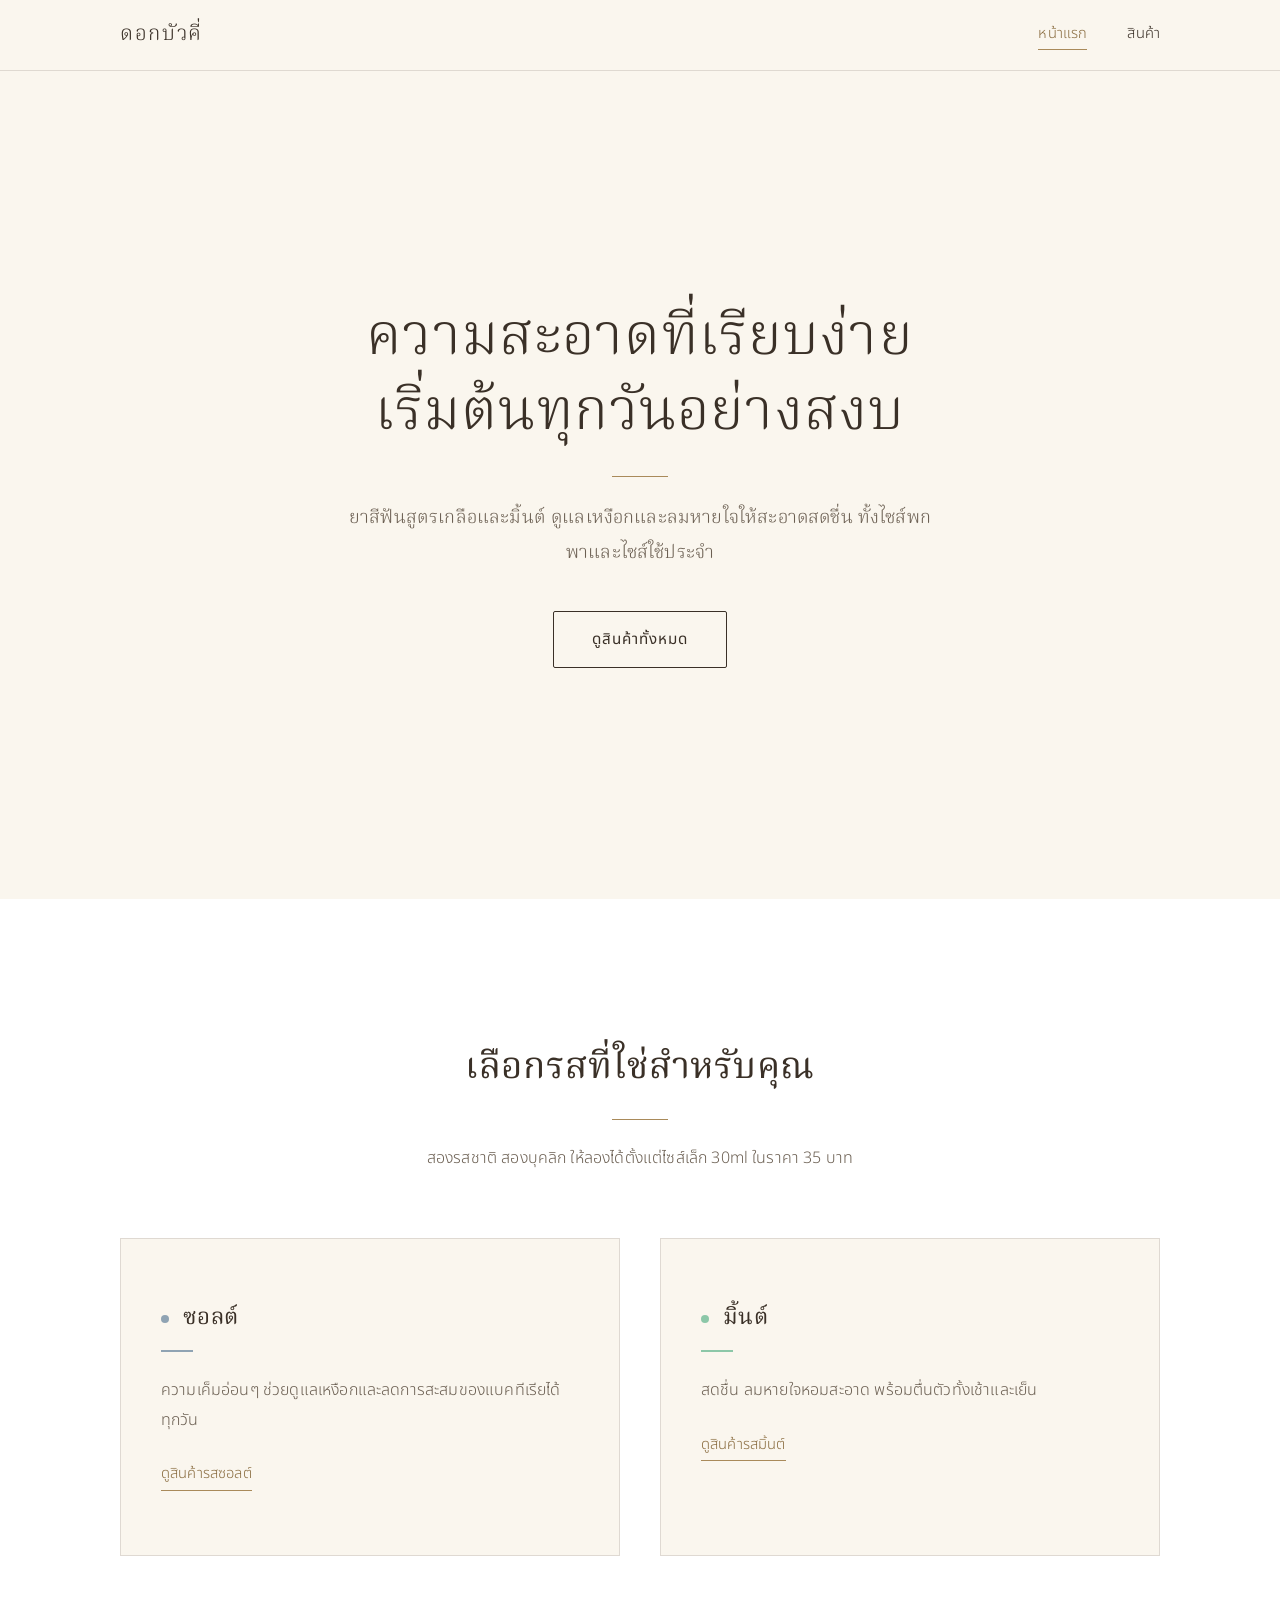
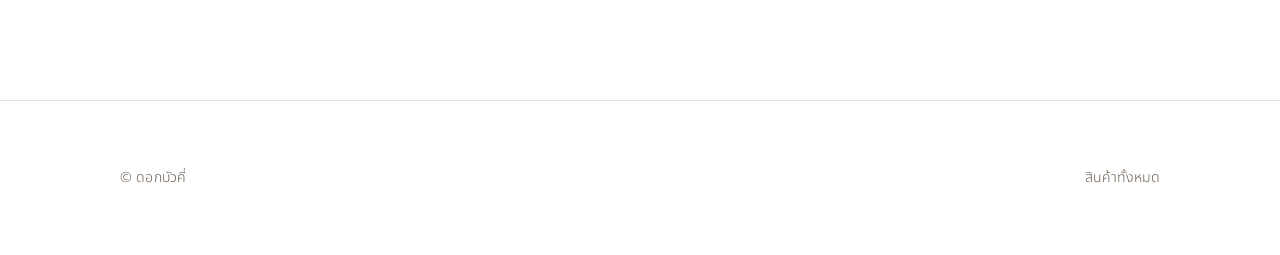
<file: index.html>
<!DOCTYPE html>
<html lang="th">
<head>
  <meta charset="UTF-8">
  <meta name="viewport" content="width=device-width, initial-scale=1">
  <title>ดอกบัวคี่ — ยาสีฟันสูตรเกลือและมิ้นต์</title>
  <meta name="description" content="ดอกบัวคี่ ยาสีฟันสูตรเกลือและมิ้นต์ ดูแลเหงือกและลมหายใจให้สะอาดสดชื่น มีไซส์พกพา 30ml และไซส์ใช้ประจำ 100ml">
  <link rel="stylesheet" href="style.css">
</head>
<body>

  <header class="site-header">
    <div class="container">
      <a class="brand" href="index.html">ดอกบัวคี่</a>
      <nav class="nav" aria-label="เมนูหลัก">
        <a href="index.html" aria-current="page">หน้าแรก</a>
        <a href="product.html">สินค้า</a>
      </nav>
    </div>
  </header>

  <main>
    <!-- Hero เต็มจอ -->
    <section class="hero hero--full">
      <div class="container">
        <h1>ความสะอาดที่เรียบง่าย<br>เริ่มต้นทุกวันอย่างสงบ</h1>
        <hr class="divider">
        <p class="lead">ยาสีฟันสูตรเกลือและมิ้นต์ ดูแลเหงือกและลมหายใจให้สะอาดสดชื่น ทั้งไซส์พกพาและไซส์ใช้ประจำ</p>
        <a class="btn" href="product.html">ดูสินค้าทั้งหมด</a>
      </div>
    </section>

    <!-- เลือกตาม Mood -->
    <section class="section section--white" id="moods">
      <div class="container">
        <div class="section-head text-center">
          <h2>เลือกรสที่ใช่สำหรับคุณ</h2>
          <hr class="divider">
          <p>สองรสชาติ สองบุคลิก ให้ลองได้ตั้งแต่ไซส์เล็ก 30ml ในราคา 35 บาท</p>
        </div>

        <div class="mood-grid">
          <a class="mood-card" data-mood="salt" href="product.html?mood=salt">
            <span class="mood-dot" aria-hidden="true"></span>
            <h3>ซอลต์</h3>
            <span class="mood-rule" aria-hidden="true"></span>
            <p>ความเค็มอ่อนๆ ช่วยดูแลเหงือกและลดการสะสมของแบคทีเรียได้ทุกวัน</p>
            <span class="mood-card__cta">ดูสินค้ารสซอลต์</span>
          </a>

          <a class="mood-card" data-mood="mint" href="product.html?mood=mint">
            <span class="mood-dot" aria-hidden="true"></span>
            <h3>มิ้นต์</h3>
            <span class="mood-rule" aria-hidden="true"></span>
            <p>สดชื่น ลมหายใจหอมสะอาด พร้อมตื่นตัวทั้งเช้าและเย็น</p>
            <span class="mood-card__cta">ดูสินค้ารสมิ้นต์</span>
          </a>
        </div>
      </div>
    </section>
  </main>

  <footer class="site-footer">
    <div class="container">
      <span>© ดอกบัวคี่</span>
      <a href="product.html">สินค้าทั้งหมด</a>
    </div>
  </footer>

  <script src="script.js"></script>
</body>
</html>
</file>
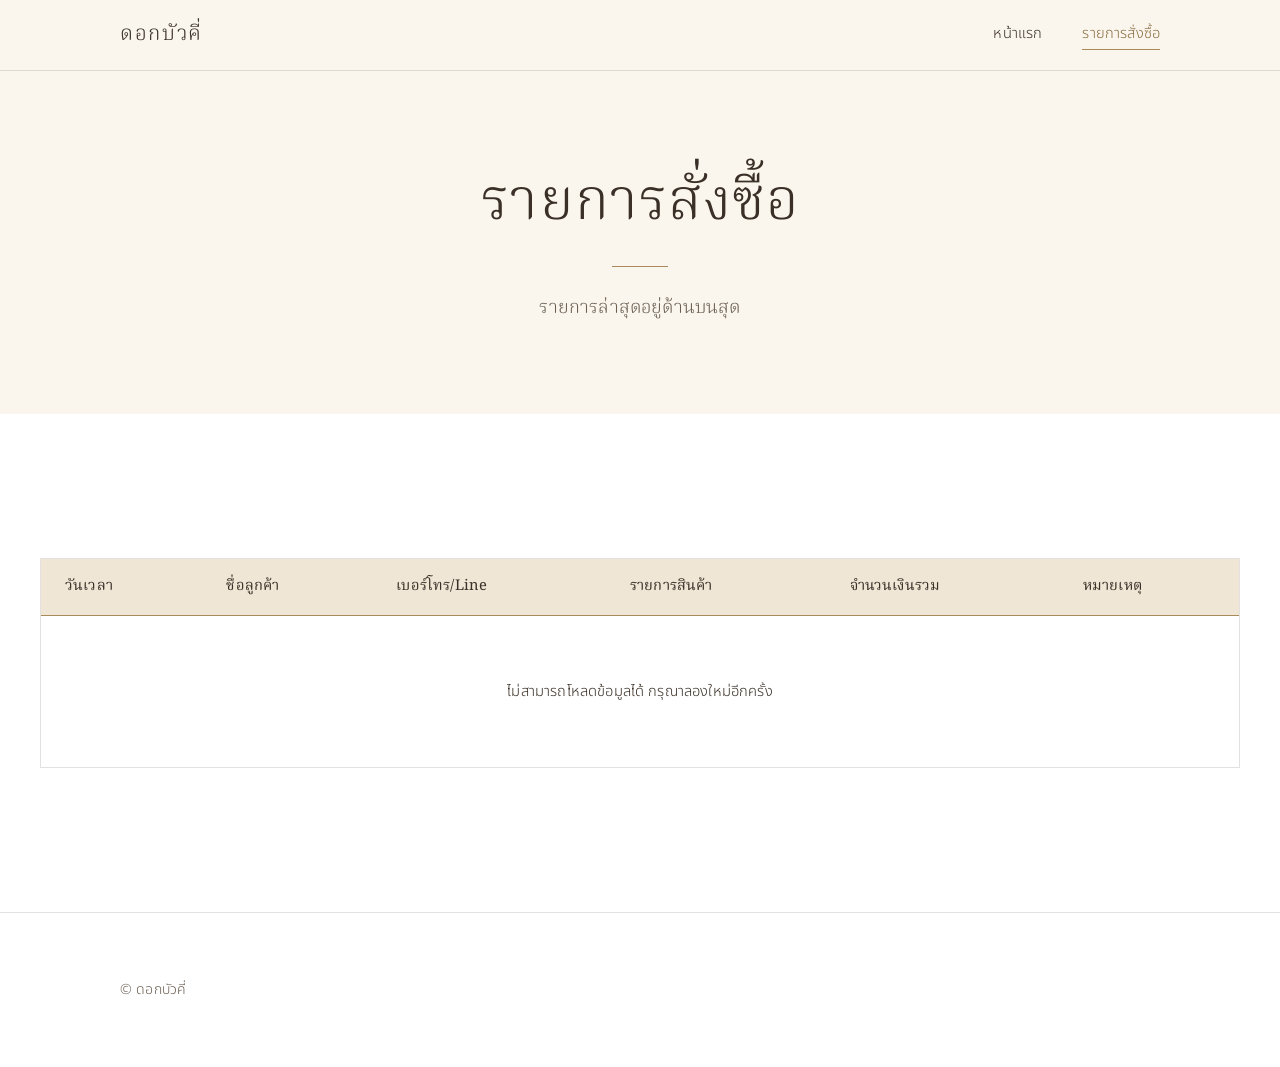
<file: admin.html>
<!DOCTYPE html>
<html lang="th">
<head>
  <meta charset="UTF-8">
  <meta name="viewport" content="width=device-width, initial-scale=1">
  <meta name="robots" content="noindex, nofollow">
  <title>รายการสั่งซื้อ — ดอกบัวคี่</title>
  <link rel="stylesheet" href="style.css">
</head>
<body>

  <header class="site-header">
    <div class="container">
      <a class="brand" href="index.html">ดอกบัวคี่</a>
      <nav class="nav" aria-label="เมนูหลัก">
        <a href="index.html">หน้าแรก</a>
        <a href="admin.html" aria-current="page">รายการสั่งซื้อ</a>
      </nav>
    </div>
  </header>

  <main>
    <section class="page-header">
      <div class="container">
        <h1>รายการสั่งซื้อ</h1>
        <hr class="divider">
        <p class="lead">รายการล่าสุดอยู่ด้านบนสุด</p>
      </div>
    </section>

    <section class="section section--white">
      <div class="container container--wide">
        <div class="table-wrap">
          <table id="ordersTable" class="orders-table">
            <thead>
              <tr>
                <th scope="col">วันเวลา</th>
                <th scope="col">ชื่อลูกค้า</th>
                <th scope="col">เบอร์โทร/Line</th>
                <th scope="col">รายการสินค้า</th>
                <th scope="col">จำนวนเงินรวม</th>
                <th scope="col">หมายเหตุ</th>
              </tr>
            </thead>
            <tbody></tbody>
          </table>
        </div>
      </div>
    </section>
  </main>

  <footer class="site-footer">
    <div class="container">
      <span>© ดอกบัวคี่</span>
    </div>
  </footer>

  <script src="script.js"></script>
</body>
</html>
</file>
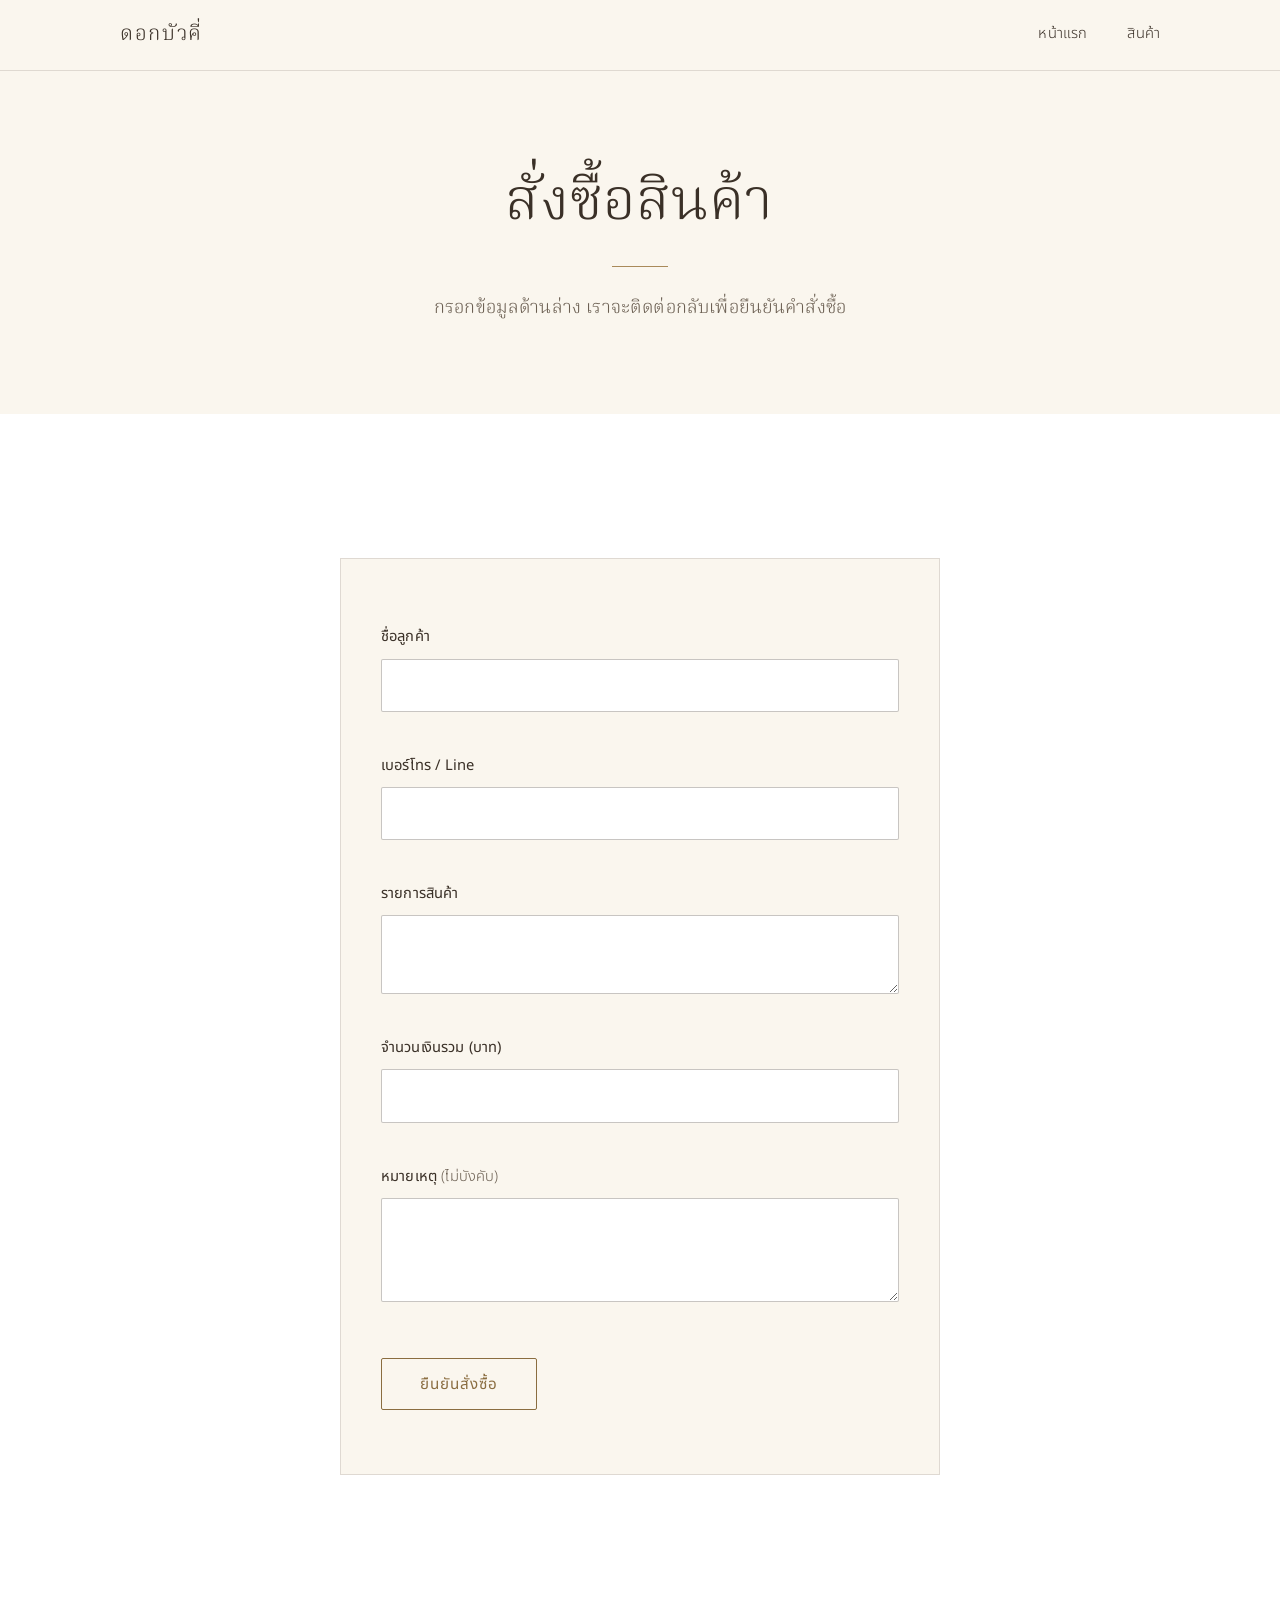
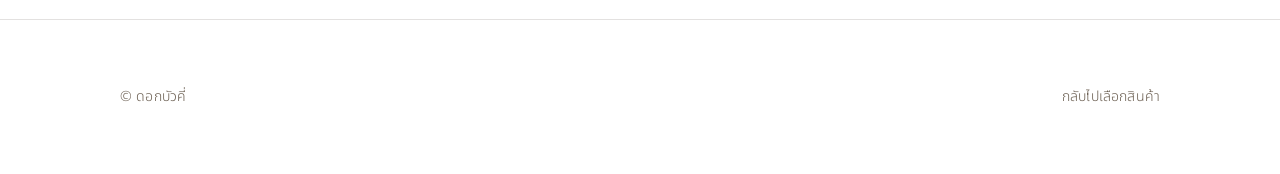
<file: order.html>
<!DOCTYPE html>
<html lang="th">
<head>
  <meta charset="UTF-8">
  <meta name="viewport" content="width=device-width, initial-scale=1">
  <title>สั่งซื้อ — ดอกบัวคี่</title>
  <link rel="stylesheet" href="style.css">
</head>
<body>

  <header class="site-header">
    <div class="container">
      <a class="brand" href="index.html">ดอกบัวคี่</a>
      <nav class="nav" aria-label="เมนูหลัก">
        <a href="index.html">หน้าแรก</a>
        <a href="product.html">สินค้า</a>
      </nav>
    </div>
  </header>

  <main>
    <section class="page-header">
      <div class="container">
        <h1>สั่งซื้อสินค้า</h1>
        <hr class="divider">
        <p class="lead">กรอกข้อมูลด้านล่าง เราจะติดต่อกลับเพื่อยืนยันคำสั่งซื้อ</p>
      </div>
    </section>

    <section class="section section--white">
      <div class="container">
        <form id="orderForm" class="form-panel">

          <div class="field">
            <label for="customerName">ชื่อลูกค้า</label>
            <input type="text" id="customerName" name="customerName" autocomplete="name" required>
          </div>

          <div class="field">
            <label for="contact">เบอร์โทร / Line</label>
            <input type="text" id="contact" name="contact" autocomplete="tel" required>
          </div>

          <div class="field">
            <label for="items">รายการสินค้า</label>
            <textarea id="items" name="items" rows="2" required></textarea>
          </div>

          <div class="field">
            <label for="total">จำนวนเงินรวม (บาท)</label>
            <input type="text" id="total" name="total" inputmode="numeric" required>
          </div>

          <div class="field">
            <label for="note">หมายเหตุ <span class="field__optional">(ไม่บังคับ)</span></label>
            <textarea id="note" name="note" rows="3"></textarea>
          </div>

          <button type="submit" class="btn btn--gold">ยืนยันสั่งซื้อ</button>
        </form>
      </div>
    </section>
  </main>

  <footer class="site-footer">
    <div class="container">
      <span>© ดอกบัวคี่</span>
      <a href="product.html">กลับไปเลือกสินค้า</a>
    </div>
  </footer>

  <script src="script.js"></script>
</body>
</html>
</file>
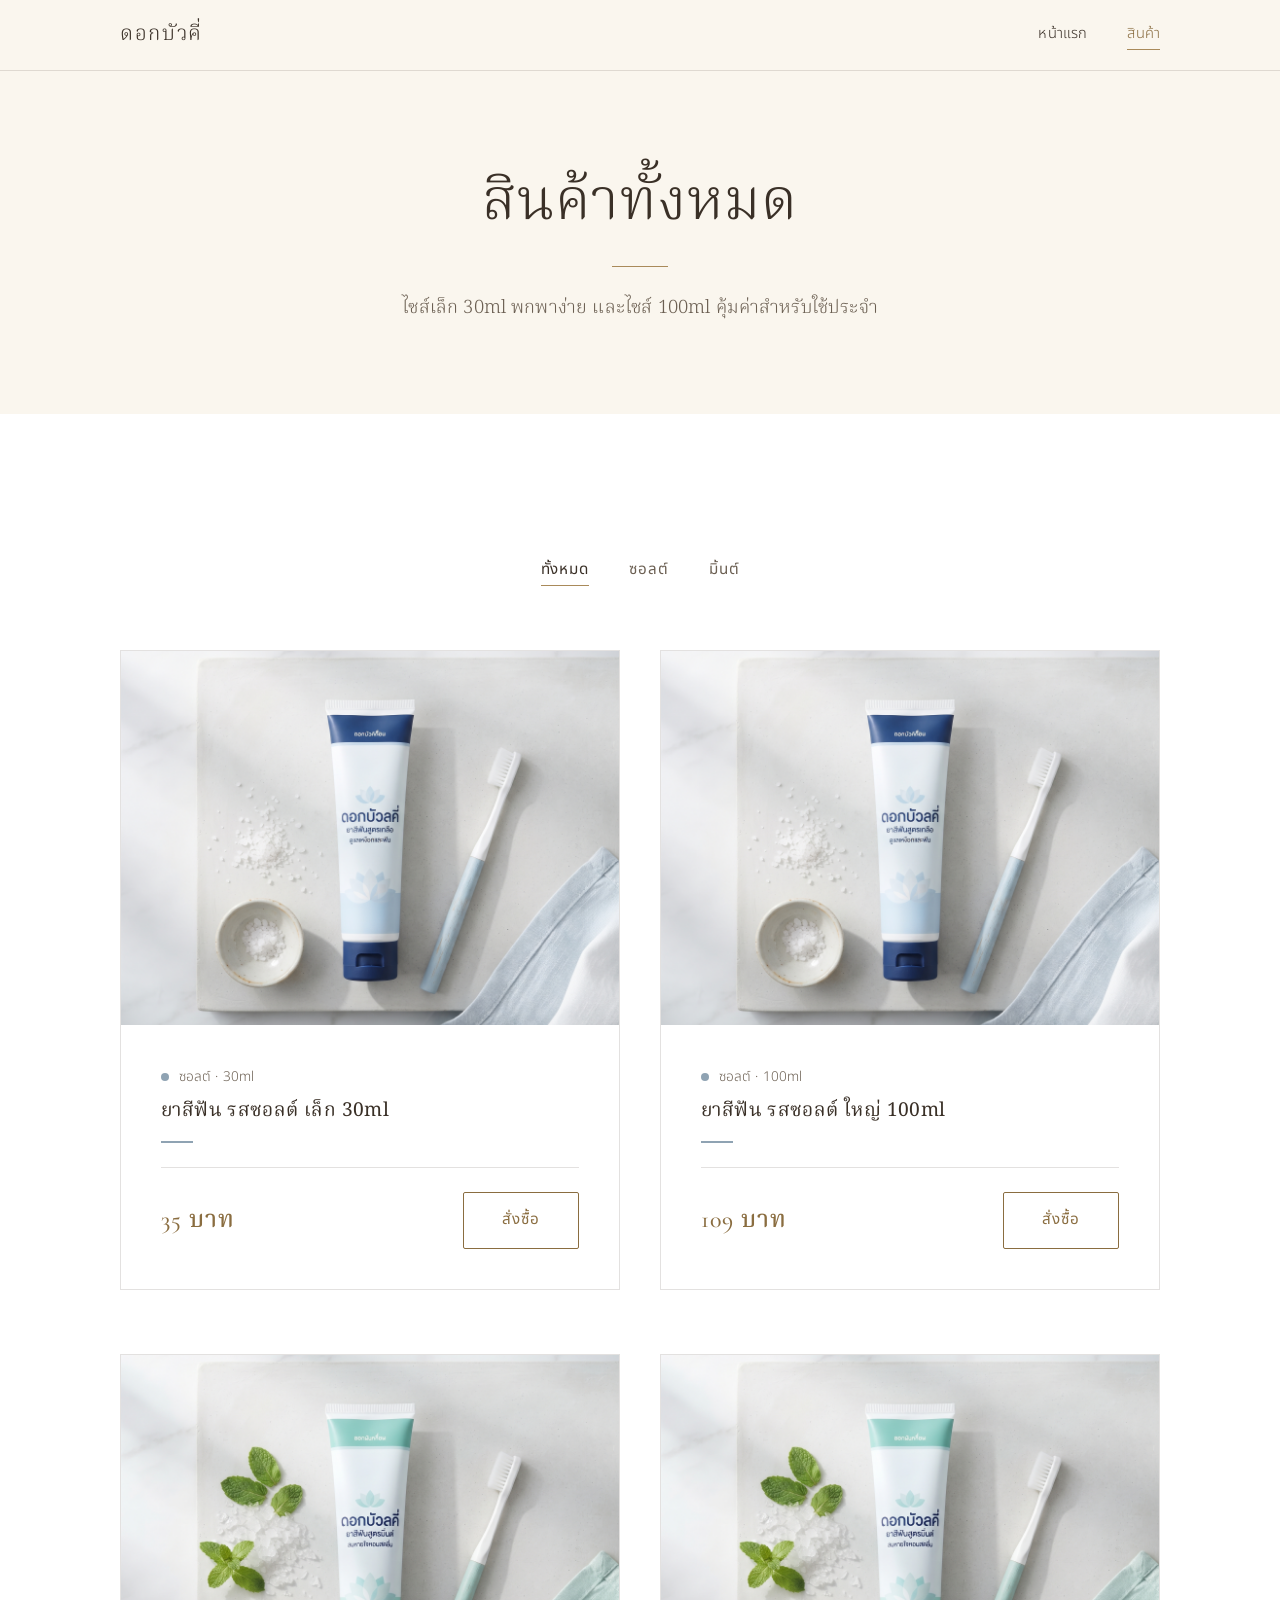
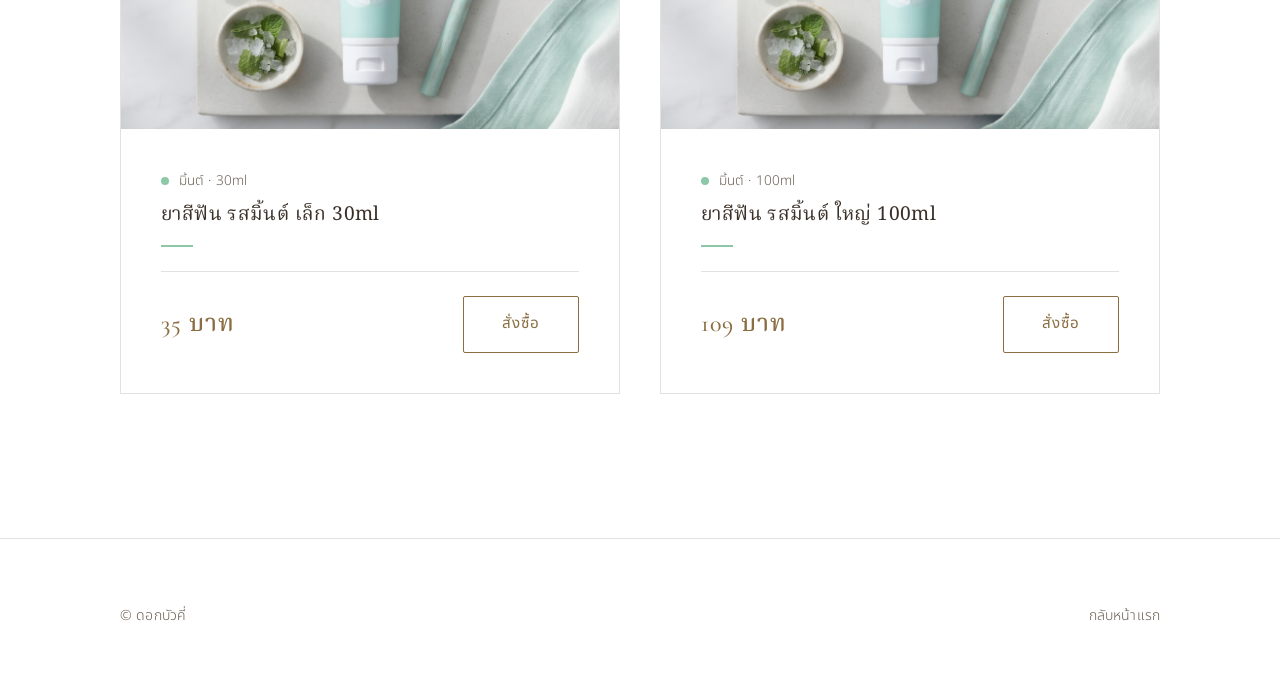
<file: product.html>
<!DOCTYPE html>
<html lang="th">
<head>
  <meta charset="UTF-8">
  <meta name="viewport" content="width=device-width, initial-scale=1">
  <title>สินค้าทั้งหมด — ดอกบัวคี่</title>
  <meta name="description" content="ยาสีฟันดอกบัวคี่ สูตรเกลือและรสมิ้นต์ ไซส์พกพา 30ml และไซส์ใช้ประจำ 100ml">
  <link rel="stylesheet" href="style.css">
</head>
<body>

  <header class="site-header">
    <div class="container">
      <a class="brand" href="index.html">ดอกบัวคี่</a>
      <nav class="nav" aria-label="เมนูหลัก">
        <a href="index.html">หน้าแรก</a>
        <a href="product.html" aria-current="page">สินค้า</a>
      </nav>
    </div>
  </header>

  <main>
    <section class="page-header">
      <div class="container">
        <h1>สินค้าทั้งหมด</h1>
        <hr class="divider">
        <p class="lead">ไซส์เล็ก 30ml พกพาง่าย และไซส์ 100ml คุ้มค่าสำหรับใช้ประจำ</p>
      </div>
    </section>

    <section class="section section--white">
      <div class="container">
        <!-- script.js สร้างปุ่มกรองและการ์ดสินค้าให้ -->
        <div id="filter-bar" class="filter-bar" role="group" aria-label="กรองสินค้าตามรสชาติ"></div>
        <div id="product-list" class="product-grid" aria-live="polite"></div>
      </div>
    </section>
  </main>

  <footer class="site-footer">
    <div class="container">
      <span>© ดอกบัวคี่</span>
      <a href="index.html">กลับหน้าแรก</a>
    </div>
  </footer>

  <script src="script.js"></script>
</body>
</html>
</file>
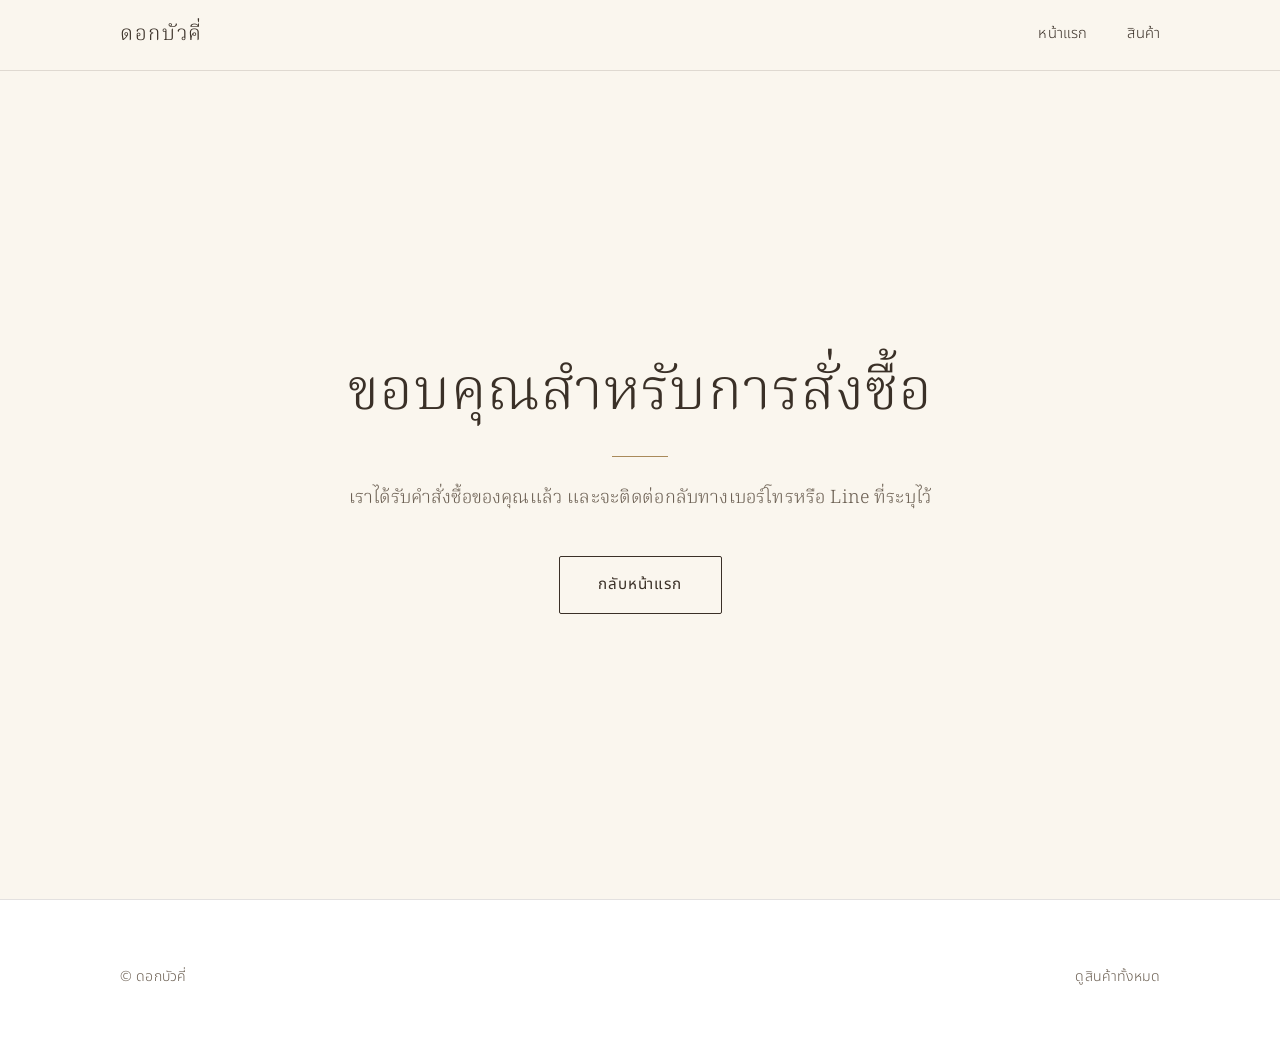
<file: thankyou.html>
<!DOCTYPE html>
<html lang="th">
<head>
  <meta charset="UTF-8">
  <meta name="viewport" content="width=device-width, initial-scale=1">
  <title>ขอบคุณสำหรับการสั่งซื้อ — ดอกบัวคี่</title>
  <link rel="stylesheet" href="style.css">
</head>
<body>

  <header class="site-header">
    <div class="container">
      <a class="brand" href="index.html">ดอกบัวคี่</a>
      <nav class="nav" aria-label="เมนูหลัก">
        <a href="index.html">หน้าแรก</a>
        <a href="product.html">สินค้า</a>
      </nav>
    </div>
  </header>

  <main>
    <section class="hero hero--full">
      <div class="container">
        <h1>ขอบคุณสำหรับการสั่งซื้อ</h1>
        <hr class="divider">
        <p class="lead">เราได้รับคำสั่งซื้อของคุณแล้ว และจะติดต่อกลับทางเบอร์โทรหรือ Line ที่ระบุไว้</p>
        <a class="btn" href="index.html">กลับหน้าแรก</a>
      </div>
    </section>
  </main>

  <footer class="site-footer">
    <div class="container">
      <span>© ดอกบัวคี่</span>
      <a href="product.html">ดูสินค้าทั้งหมด</a>
    </div>
  </footer>

</body>
</html>
</file>
<file: style.css>
/* ==========================================================
   ดอกบัวคี่ — Premium minimal theme
   โทน: ขาว-ครีม-เบจเข้ม | accent: ทอง/บรอนซ์อ่อน
   ========================================================== */

@import url("https://fonts.googleapis.com/css2?family=Cormorant+Garamond:wght@400;500;600&family=Noto+Sans+Thai:wght@300;400;500&family=Noto+Serif+Thai:wght@300;400;500&display=swap");

/* ---------- Tokens ---------- */
:root {
  /* Base */
  --white: #ffffff;
  --cream: #faf6ee;
  --sand: #efe6d6;
  --beige-deep: #d9c9ae;

  /* Text */
  --ink: #3a3027;
  --ink-soft: #6b5f52;

  /* Accent (gold / bronze) */
  --gold: #a98a5a;
  --gold-deep: #8a6d40;
  --gold-soft: #d8c39a;

  /* Mood — แตะเบาๆ เฉพาะจุดเล็กๆ */
  --mood-salt: #8fa3b3; /* ฟ้าเทา */
  --mood-mint: #8cc7a8; /* เขียวมิ้นต์ */

  /* Lines */
  --line: rgba(58, 48, 39, 0.28);
  --line-soft: rgba(58, 48, 39, 0.14);

  /* Type */
  --font-serif: "Cormorant Garamond", "Noto Serif Thai", Georgia, serif;
  --font-serif-th: "Noto Serif Thai", "Cormorant Garamond", Georgia, serif;
  --font-sans: "Noto Sans Thai", "Helvetica Neue", Arial, sans-serif;

  /* Spacing scale */
  --space-1: 0.5rem;
  --space-2: 1rem;
  --space-3: 1.5rem;
  --space-4: 2.5rem;
  --space-5: 4rem;
  --space-6: 6rem;
  --space-7: 9rem;

  --container: 1120px;
  --radius: 2px;
}

/* ---------- Reset ---------- */
*,
*::before,
*::after {
  box-sizing: border-box;
}

html {
  scroll-behavior: smooth;
  -webkit-text-size-adjust: 100%;
}

body {
  margin: 0;
  background: var(--cream);
  color: var(--ink);
  font-family: var(--font-sans);
  font-weight: 300;
  font-size: 1rem;
  line-height: 1.85;
  letter-spacing: 0.01em;
  -webkit-font-smoothing: antialiased;
}

img {
  display: block;
  max-width: 100%;
  height: auto;
}

a {
  color: inherit;
  text-decoration: none;
}

ul {
  margin: 0;
  padding: 0;
  list-style: none;
}

:focus-visible {
  outline: 1px solid var(--gold-deep);
  outline-offset: 4px;
}

::selection {
  background: var(--gold-soft);
  color: var(--ink);
}

/* ---------- Typography ---------- */
h1,
h2,
h3,
h4 {
  margin: 0 0 var(--space-3);
  font-family: var(--font-serif-th);
  font-weight: 400;
  line-height: 1.4;
  letter-spacing: 0.02em;
  color: var(--ink);
}

h1 {
  font-size: clamp(2.2rem, 5vw, 3.6rem);
  line-height: 1.3;
  font-weight: 300;
}

h2 {
  font-size: clamp(1.6rem, 3.2vw, 2.3rem);
}

h3 {
  font-size: 1.2rem;
}

p {
  margin: 0 0 var(--space-3);
  color: var(--ink-soft);
  max-width: 60ch;
}

.lead {
  font-family: var(--font-serif-th);
  font-size: 1.15rem;
  line-height: 1.9;
}

.price {
  font-family: var(--font-serif);
  font-size: 1.5rem;
  font-weight: 500;
  color: var(--gold-deep);
  letter-spacing: 0.04em;
}

.text-center {
  text-align: center;
}

.text-center p {
  margin-left: auto;
  margin-right: auto;
}

/* ---------- Layout ---------- */
.container {
  width: 100%;
  max-width: var(--container);
  margin: 0 auto;
  padding: 0 var(--space-4);
}

.section {
  padding: var(--space-7) 0;
}

.section--white {
  background: var(--white);
}

.section--sand {
  background: var(--sand);
}

.section-head {
  margin-bottom: var(--space-5);
}

/* เส้นแบ่งบางๆ สีทอง */
.divider {
  width: 56px;
  height: 1px;
  margin: var(--space-3) 0;
  border: 0;
  background: var(--gold);
}

.text-center .divider {
  margin-left: auto;
  margin-right: auto;
}

/* ---------- Header / Nav ---------- */
.site-header {
  position: sticky;
  top: 0;
  z-index: 20;
  background: rgba(250, 246, 238, 0.92);
  backdrop-filter: blur(6px);
  border-bottom: 1px solid var(--line-soft);
}

.site-header .container {
  display: flex;
  align-items: center;
  justify-content: space-between;
  padding-top: var(--space-2);
  padding-bottom: var(--space-2);
}

.brand {
  font-family: var(--font-serif-th);
  font-size: 1.3rem;
  letter-spacing: 0.08em;
}

.nav {
  display: flex;
  gap: var(--space-4);
  font-size: 0.92rem;
}

.nav a {
  padding-bottom: 2px;
  border-bottom: 1px solid transparent;
  transition: border-color 0.25s ease, color 0.25s ease;
}

.nav a:hover,
.nav a[aria-current="page"] {
  color: var(--gold-deep);
  border-color: var(--gold);
}

/* ---------- Hero ---------- */
.hero {
  padding: var(--space-7) 0 var(--space-6);
}

.hero .container {
  display: grid;
  grid-template-columns: 1.1fr 0.9fr;
  gap: var(--space-5);
  align-items: center;
}

.hero__media {
  border: 1px solid var(--line-soft);
  padding: var(--space-2);
  background: var(--white);
}

.hero__media img {
  width: 100%;
  object-fit: cover;
}

/* ---------- Buttons (เส้นบาง ไม่ฉูดฉาด) ---------- */
.btn {
  display: inline-block;
  padding: 0.85rem 2.4rem;
  border: 1px solid var(--ink);
  border-radius: var(--radius);
  background: transparent;
  color: var(--ink);
  font-family: var(--font-sans);
  font-size: 0.95rem;
  font-weight: 400;
  letter-spacing: 0.06em;
  cursor: pointer;
  transition: background 0.25s ease, color 0.25s ease, border-color 0.25s ease;
}

.btn:hover {
  background: var(--ink);
  color: var(--cream);
}

.btn--gold {
  border-color: var(--gold-deep);
  color: var(--gold-deep);
}

.btn--gold:hover {
  background: var(--gold-deep);
  border-color: var(--gold-deep);
  color: var(--white);
}

.btn--text {
  padding: 0 0 2px;
  border: 0;
  border-bottom: 1px solid var(--gold);
  border-radius: 0;
  color: var(--gold-deep);
}

.btn--text:hover {
  background: transparent;
  color: var(--ink);
}

/* ---------- Mood (แตะสีเบาๆ แค่จุดเล็กๆ) ---------- */
[data-mood="salt"] {
  --mood: var(--mood-salt);
}

[data-mood="mint"] {
  --mood: var(--mood-mint);
}

.mood-dot {
  display: inline-block;
  width: 8px;
  height: 8px;
  margin-right: 0.6rem;
  border-radius: 50%;
  background: var(--mood, var(--gold));
  vertical-align: middle;
}

/* เส้นสั้นๆ ใต้หัวข้อ ใช้สี mood */
.mood-rule {
  display: block;
  width: 32px;
  height: 2px;
  margin: var(--space-2) 0 var(--space-3);
  background: var(--mood, var(--gold));
}

/* ---------- Product grid & card ---------- */
.product-grid {
  display: grid;
  grid-template-columns: repeat(2, 1fr);
  gap: var(--space-5) var(--space-4);
}

.product-card {
  display: flex;
  flex-direction: column;
  background: var(--white);
  border: 1px solid var(--line-soft);
  transition: border-color 0.3s ease;
}

.product-card:hover {
  border-color: var(--gold);
}

.product-card__image {
  background: var(--sand);
  aspect-ratio: 4 / 3;
  overflow: hidden;
}

.product-card__image img {
  width: 100%;
  height: 100%;
  object-fit: cover;
}

.product-card__body {
  display: flex;
  flex-direction: column;
  flex: 1;
  padding: var(--space-4);
}

.product-card__meta {
  display: flex;
  align-items: center;
  margin-bottom: var(--space-1);
  font-size: 0.85rem;
  color: var(--ink-soft);
}

.product-card__title {
  margin-bottom: 0;
}

.product-card__desc {
  font-size: 0.95rem;
  margin-bottom: var(--space-3);
}

.product-card__footer {
  display: flex;
  align-items: center;
  justify-content: space-between;
  margin-top: auto;
  padding-top: var(--space-3);
  border-top: 1px solid var(--line-soft);
}

/* ---------- Feature list (ข้อดีสินค้า) ---------- */
.feature-grid {
  display: grid;
  grid-template-columns: repeat(3, 1fr);
  gap: var(--space-5);
}

.feature h3 {
  padding-top: var(--space-3);
  border-top: 1px solid var(--gold);
}

/* ---------- Footer ---------- */
.site-footer {
  padding: var(--space-5) 0;
  border-top: 1px solid var(--line-soft);
  background: var(--white);
  font-size: 0.88rem;
  color: var(--ink-soft);
}

.site-footer .container {
  display: flex;
  flex-wrap: wrap;
  gap: var(--space-3);
  align-items: center;
  justify-content: space-between;
}

/* ---------- Responsive ---------- */
@media (max-width: 900px) {
  :root {
    --space-5: 3rem;
    --space-6: 4.5rem;
    --space-7: 6rem;
  }

  .hero .container {
    grid-template-columns: 1fr;
  }

  .feature-grid {
    grid-template-columns: 1fr;
    gap: var(--space-4);
  }
}

@media (max-width: 640px) {
  :root {
    --space-4: 1.75rem;
    --space-7: 4.5rem;
  }

  .container {
    padding: 0 var(--space-3);
  }

  .product-grid {
    grid-template-columns: 1fr;
  }

  .nav {
    gap: var(--space-3);
    font-size: 0.85rem;
  }

  .product-card__body {
    padding: var(--space-3);
  }

  .btn {
    width: 100%;
    text-align: center;
  }

  .product-card__footer {
    flex-direction: column;
    align-items: flex-start;
    gap: var(--space-2);
  }
}

@media (prefers-reduced-motion: reduce) {
  * {
    transition: none !important;
    scroll-behavior: auto !important;
  }
}

/* ==========================================================
   เพิ่มสำหรับ index.html / product.html
   ========================================================== */

/* Hero เต็มจอ (ข้อความอยู่กลาง) */
.hero--full {
  display: flex;
  align-items: center;
  min-height: calc(100vh - 4.5rem);
  min-height: calc(100svh - 4.5rem);
  padding: var(--space-6) 0;
  text-align: center;
}

.hero--full .container {
  display: block;
}

.hero--full .divider,
.hero--full p {
  margin-left: auto;
  margin-right: auto;
}

.hero--full .lead {
  margin-bottom: var(--space-4);
}

/* หัวข้อหน้าภายใน */
.page-header {
  padding: var(--space-6) 0 var(--space-5);
  text-align: center;
}

.page-header p {
  margin-left: auto;
  margin-right: auto;
}

.page-header .divider {
  margin-left: auto;
  margin-right: auto;
}

/* การ์ด mood (เส้นขอบบาง พื้นขาว ใช้สีแค่จุด/เส้นเล็กๆ) */
.mood-grid {
  display: grid;
  grid-template-columns: repeat(2, 1fr);
  gap: var(--space-4);
}

.mood-card {
  display: block;
  padding: var(--space-5) var(--space-4);
  background: var(--cream);
  border: 1px solid var(--line-soft);
  transition: border-color 0.3s ease;
}

.mood-card:hover,
.mood-card:focus-visible {
  border-color: var(--gold);
}

.mood-card h3 {
  display: inline;
  margin: 0;
  font-size: 1.4rem;
}

.mood-card .mood-rule {
  margin: var(--space-2) 0 var(--space-3);
}

.mood-card__cta {
  display: inline-block;
  padding-bottom: 2px;
  border-bottom: 1px solid var(--gold);
  color: var(--gold-deep);
  font-size: 0.92rem;
}

/* แถบปุ่มกรอง */
.filter-bar {
  display: flex;
  flex-wrap: wrap;
  justify-content: center;
  gap: var(--space-3) var(--space-4);
  margin-bottom: var(--space-5);
}

.filter-btn {
  width: auto;
  padding: 0 0 4px;
  border-bottom-color: transparent;
  color: var(--ink-soft);
  text-align: left;
}

.filter-btn:hover {
  color: var(--ink);
  border-bottom-color: var(--gold-soft);
}

.filter-btn.is-active {
  color: var(--ink);
  border-bottom-color: var(--gold);
}

/* ข้อความว่าง/ข้อผิดพลาดในรายการสินค้าและตาราง */
.empty-state {
  grid-column: 1 / -1;
  margin: 0 auto;
  text-align: center;
}

@media (max-width: 640px) {
  .hero--full {
    min-height: calc(100svh - 4rem);
  }

  .mood-grid {
    grid-template-columns: 1fr;
  }

  .mood-card {
    padding: var(--space-4) var(--space-3);
  }
}

/* ==========================================================
   เพิ่มสำหรับ order.html / admin.html
   ========================================================== */

/* ฟอร์มสั่งซื้อ */
.form-panel {
  max-width: 600px;
  margin: 0 auto;
  padding: var(--space-5) var(--space-4);
  background: var(--cream);
  border: 1px solid var(--line-soft);
}

.field {
  margin-bottom: var(--space-4);
}

.field label {
  display: block;
  margin-bottom: var(--space-1);
  color: var(--ink);
  font-size: 0.92rem;
  font-weight: 400;
}

.field__optional {
  color: var(--ink-soft);
  font-weight: 300;
}

.field input,
.field textarea {
  display: block;
  width: 100%;
  padding: 0.8rem 1rem;
  border: 1px solid var(--line);
  border-radius: var(--radius);
  background: var(--white);
  color: var(--ink);
  font-family: var(--font-sans);
  font-size: 1rem;
  font-weight: 300;
  line-height: 1.6;
  transition: border-color 0.25s ease;
}

.field textarea {
  resize: vertical;
}

.field input:focus,
.field textarea:focus {
  outline: none;
  border-color: var(--gold-deep);
}

.form-panel .btn[type="submit"] {
  margin-top: var(--space-2);
}

.form-panel .btn[disabled] {
  opacity: 0.5;
  cursor: wait;
}

/* ตารางรายการสั่งซื้อ */
.container--wide {
  max-width: 1280px;
}

.table-wrap {
  overflow-x: auto;
  border: 1px solid var(--line-soft);
}

.orders-table {
  width: 100%;
  min-width: 760px;
  border-collapse: collapse;
  font-size: 0.92rem;
}

.orders-table th,
.orders-table td {
  padding: var(--space-2) var(--space-3);
  text-align: left;
  vertical-align: top;
  line-height: 1.6;
}

.orders-table thead th {
  background: var(--sand);
  border-bottom: 1px solid var(--gold);
  color: var(--ink);
  font-family: var(--font-serif-th);
  font-weight: 400;
  white-space: nowrap;
}

.orders-table tbody tr + tr td {
  border-top: 1px solid var(--line-soft);
}

.orders-table tbody tr:hover td {
  background: var(--cream);
}

.orders-table td.empty-state {
  padding: var(--space-5) var(--space-3);
  text-align: center;
}

@media (max-width: 640px) {
  .form-panel {
    padding: var(--space-4) var(--space-3);
  }
}
</file>
